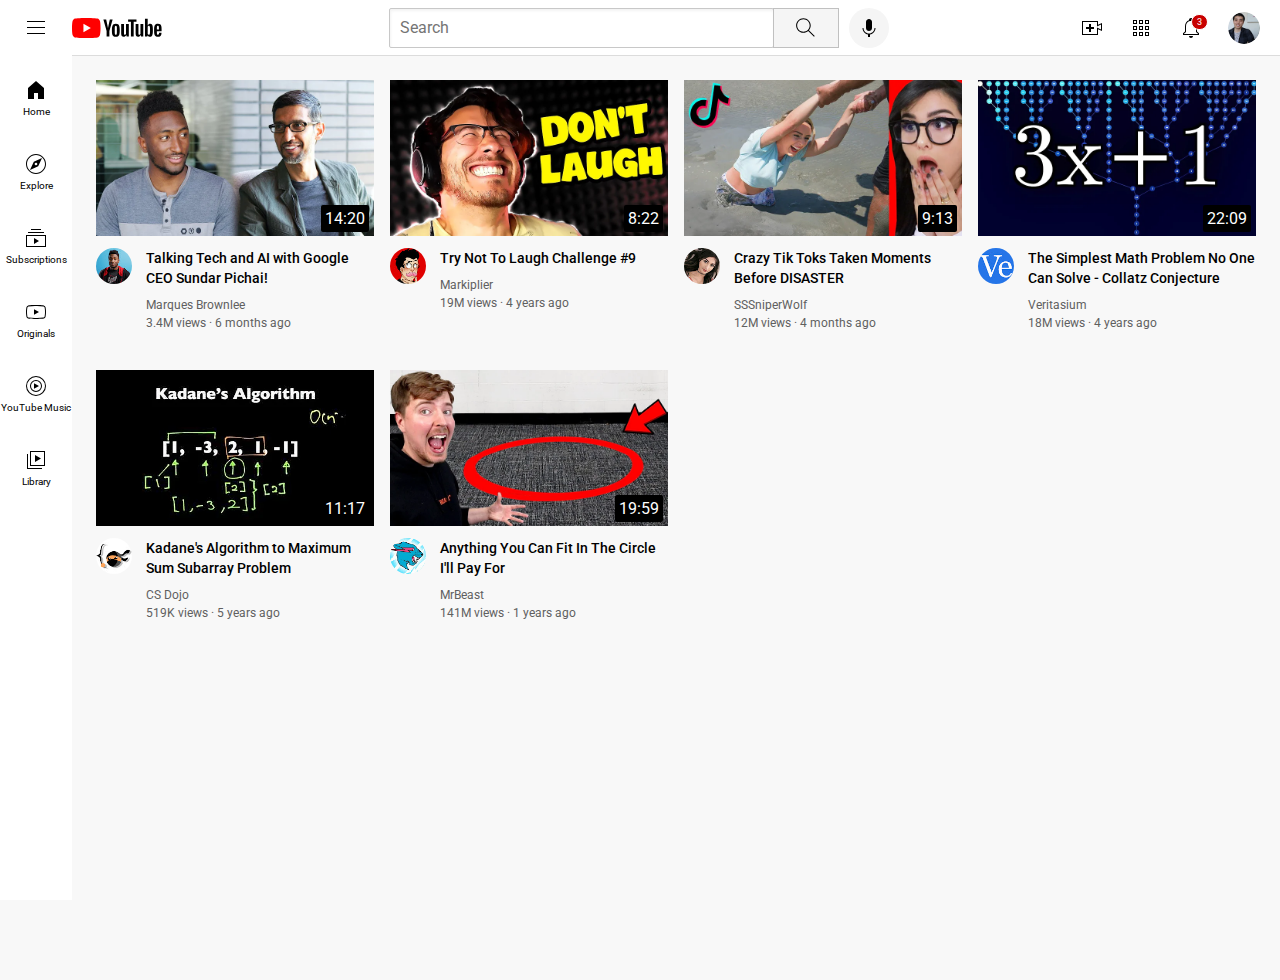
<file: index.html>
<!DOCTYPE html>
<html>
  <head>
    <title>YouTube Clone</title>

    <link rel="stylesheet" href="./styles/general.css">
    <link rel="stylesheet" href="./styles/header.css">
    <link rel="stylesheet" href="./styles/sidebar.css">
    <link rel="stylesheet" href="./styles/video.css">

    <link rel="preconnect" href="https://fonts.googleapis.com">
    <link rel="preconnect" href="https://fonts.gstatic.com" crossorigin>
    <link href="https://fonts.googleapis.com/css2?family=Roboto:wght@400;500;700&display=swap" rel="stylesheet">
  </head>
  <body>
    <header class="header">
      <div class="left-section">
        <img class="hamburger-menu" src="icons/hamburger-menu.svg">
        <img class="youtube-logo" src="icons/youtube-logo.svg">
      </div>
      <div class="middle-section">
        <input class="search-bar" type="text" placeholder="Search">
        <button class="search-button">
          <img class="search-icon" src="icons/search.svg">
          <div class="tooltip">Search</div>
        </button>
        <button class="voice-search-button">
          <img class="voice-search-icon" src="icons/voice-search-icon.svg">
          <div class="tooltip">Search with your voice</div>
        </button>
      </div>
      <div class="right-section">
        <div class="upload-icon-container">
          <img class="upload-icon" src="icons/upload.svg">
          <div class="tooltip">Create</div>
        </div>
        <div class="youtube-apps-icon-container">
          <img class="youtube-apps-icon" src="icons/youtube-apps.svg">
          <div class="tooltip">YouTube apps</div>
        </div>  
        <div class="notifications-icon-container">
          <img class="notifications-icon" src="icons/notifications.svg">
          <div class="tooltip">Notifications</div>
          <div class="notifications-count">3</div>
        </div>  
        <img class="current-user-picture" src="channel-pictures/my-channel.jpeg">
      </div>     
    </header>

    <nav class="sidebar">
      <div class="sidebar-link">
        <img src="icons/home.svg">
        <div>Home</div>
      </div>
      <div class="sidebar-link">
        <img src="icons/explore.svg">
        <div>Explore</div>
      </div>
      <div class="sidebar-link">
        <img src="icons/subscriptions.svg">
        <div>Subscriptions</div>
      </div>
      <div class="sidebar-link">
        <img src="icons/originals.svg">
        <div>Originals</div>
      </div>
      <div class="sidebar-link">
        <img src="icons/youtube-music.svg">
        <div>YouTube Music</div>
      </div>
      <div class="sidebar-link">
        <img src="icons/library.svg">
        <div>Library</div>
      </div>
    </nav>

    <main>
      <section class="video-grid">
        <div class="video-preview">
          <div class="thumbnail-row">        
            <a href="https://www.youtube.com/watch?v=n2RNcPRtAiY" target="_blank">
              <img class="thumbnail" src="thumbnails/thumbnail-1.webp">
            </a>
            <div class="video-time">14:20</div>
          </div>
          <div class="video-info-grid">
            <div class="channel-picture">
              <div class="profile-picture-container">
                <a href="https://www.youtube.com/c/mkbhd" target="_blank">
                  <img class="profile-picture" src="channel-pictures/channel-1.jpeg">
                </a>
                <div class="channel-tooltip">
                  <img class="channel-tooltip-picture" src="channel-pictures/channel-1.jpeg">
                  <div>
                    <div class="channel-tooltip-name">Marques Brownlee</div>
                    <div class="channel-tooltip-stats">15M subscribers</div>
                  </div>
                </div>
              </div>
            </div>
            <div class="video-info">
              <a class="video-title-link" href="https://www.youtube.com/watch?v=n2RNcPRtAiY" target="_blank">
                <p class="video-title">
                  Talking Tech and AI with Google CEO Sundar Pichai!
                </p>
              </a>            
        
              <p class="video-author">
                Marques Brownlee
              </p>
        
              <p class="video-stats">
                3.4M views &#183; 6 months ago
              </p>
            </div>     
          </div>
        </div>
    
        <div class="video-preview">
          <div class="thumbnail-row">
            <a href="https://www.youtube.com/watch?v=mP0RAo9SKZk" target="_blank">
              <img class="thumbnail" src="thumbnails/thumbnail-2.webp">
            </a>         
            <div class="video-time">8:22</div>
          </div>
          <div class="video-info-grid">
            <div class="channel-picture">
              <div class="profile-picture-container">
                <a href="https://www.youtube.com/c/markiplier" target="_blank">
                  <img class="profile-picture" src="channel-pictures/channel-2.jpeg">
                </a>
                <div class="channel-tooltip">
                  <img class="channel-tooltip-picture" src="channel-pictures/channel-2.jpeg">
                  <div>
                    <div class="channel-tooltip-name">Markiplier</div>
                    <div class="channel-tooltip-stats">33M subscribers</div>
                  </div>
                </div>
              </div>
            </div>
            <div class="video-info">
              <a class="video-title-link" href="https://www.youtube.com/watch?v=mP0RAo9SKZk" target="_blank">
                <p class="video-title">
                  Try Not To Laugh Challenge #9
                </p>
              </a>            
                       
              <p class="video-author">
                Markiplier
              </p>
                        
              <p class="video-stats">
                19M views &#183; 4 years ago
              </p>
            </div>
          </div>
        </div>
    
        <div class="video-preview">
          <div class="thumbnail-row">
            <a href="https://www.youtube.com/watch?v=FgjPQQeTh1w" target="_blank">
              <img class="thumbnail" src="thumbnails/thumbnail-3.webp">
            </a>       
            <div class="video-time">9:13</div>
          </div>
          <div class="video-info-grid">
            <div class="channel-picture">
              <div class="profile-picture-container">
                <a href="https://www.youtube.com/c/SSSniperWolf" target="_blank">
                  <img class="profile-picture" src="channel-pictures/channel-3.jpeg">
                </a>
                <div class="channel-tooltip">
                  <img class="channel-tooltip-picture" src="channel-pictures/channel-3.jpeg">
                  <div>
                    <div class="channel-tooltip-name">SSSniperWolf</div>
                    <div class="channel-tooltip-stats">32M subscribers</div>
                  </div>
                </div>
              </div>
            </div>
            <div class="video-info">
              <a class="video-title-link" href="https://www.youtube.com/watch?v=FgjPQQeTh1w" target="_blank">
                <p class="video-title">
                  Crazy Tik Toks Taken Moments Before DISASTER
                </p>
              </a>
        
              <p class="video-author">
                SSSniperWolf
              </p>
        
              <p class="video-stats">
                12M views &#183; 4 months ago
              </p>
            </div>     
          </div>
        </div>
    
        <div class="video-preview">
          <div class="thumbnail-row">
            <a href="https://www.youtube.com/watch?v=094y1Z2wpJg" target="_blank">
              <img class="thumbnail" src="thumbnails/thumbnail-4.webp">
            </a>         
            <div class="video-time">22:09</div>
          </div>
          <div class="video-info-grid">
            <div class="channel-picture">
              <div class="profile-picture-container">
                <a href="https://www.youtube.com/c/veritasium" target="_blank">
                  <img class="profile-picture" src="channel-pictures/channel-4.jpeg">
                </a>
                <div class="channel-tooltip">
                  <img class="channel-tooltip-picture" src="channel-pictures/channel-4.jpeg">
                  <div>
                    <div class="channel-tooltip-name">Veritasium</div>
                    <div class="channel-tooltip-stats">12M subscribers</div>
                  </div>
                </div>
              </div>
            </div>
            <div class="video-info">
              <a class="video-title-link" href="https://www.youtube.com/watch?v=094y1Z2wpJg" target="_blank">
                <p class="video-title">
                  The Simplest Math Problem No One Can Solve - Collatz Conjecture
                </p>
              </a>
                       
              <p class="video-author">
                Veritasium
              </p>
                        
              <p class="video-stats">
                18M views &#183; 4 years ago
              </p>
            </div>
          </div>
        </div>
    
        <div class="video-preview">
          <div class="thumbnail-row">
            <a href="https://www.youtube.com/watch?v=86CQq3pKSUw" target="_blank">
              <img class="thumbnail" src="thumbnails/thumbnail-5.webp">
            </a>         
            <div class="video-time">11:17</div>
          </div>
          <div class="video-info-grid">
            <div class="channel-picture">
              <div class="profile-picture-container">
                <a href="https://www.youtube.com/c/CSDojo" target="_blank">
                  <img class="profile-picture" src="channel-pictures/channel-5.jpeg">
                </a>
                <div class="channel-tooltip">
                  <img class="channel-tooltip-picture" src="channel-pictures/channel-5.jpeg">
                  <div>
                    <div class="channel-tooltip-name">CS Dojo</div>
                    <div class="channel-tooltip-stats">2M subscribers</div>
                  </div>
                </div>
              </div>
            </div>
            <div class="video-info">
              <a class="video-title-link" href="https://www.youtube.com/watch?v=86CQq3pKSUw" target="_blank">
                <p class="video-title">
                  Kadane's Algorithm to Maximum Sum Subarray Problem
                </p>
              </a>
        
              <p class="video-author">
                CS Dojo
              </p>
        
              <p class="video-stats">
                519K views &#183; 5 years ago
              </p>
            </div>     
          </div>
        </div>
    
        <div class="video-preview">
          <div class="thumbnail-row">
            <a href="https://www.youtube.com/watch?v=yXWw0_UfSFg" target="_blank">
              <img class="thumbnail" src="thumbnails/thumbnail-6.webp">
            </a>        
            <div class="video-time">19:59</div>
          </div>
          <div class="video-info-grid">
            <div class="channel-picture">
              <div class="profile-picture-container">
                <a href="https://www.youtube.com/c/MrBeast6000" target="_blank">
                  <img class="profile-picture" src="channel-pictures/channel-6.jpeg">
                </a>
                <div class="channel-tooltip">
                  <img class="channel-tooltip-picture" src="channel-pictures/channel-6.jpeg">
                  <div>
                    <div class="channel-tooltip-name">MrBeast</div>
                    <div class="channel-tooltip-stats">99M subscribers</div>
                  </div>
                </div>
              </div>
            </div>
            <div class="video-info">
              <a class="video-title-link" href="https://www.youtube.com/watch?v=yXWw0_UfSFg" target="_blank">
                <p class="video-title">
                  Anything You Can Fit In The Circle I&#39;ll Pay For
                </p>
              </a>
                       
              <p class="video-author">
                MrBeast
              </p>
                        
              <p class="video-stats">
                141M views &#183; 1 years ago
              </p>
            </div>
          </div>
        </div>
      </section> 
    </main>
  </body>
</html>
</file>
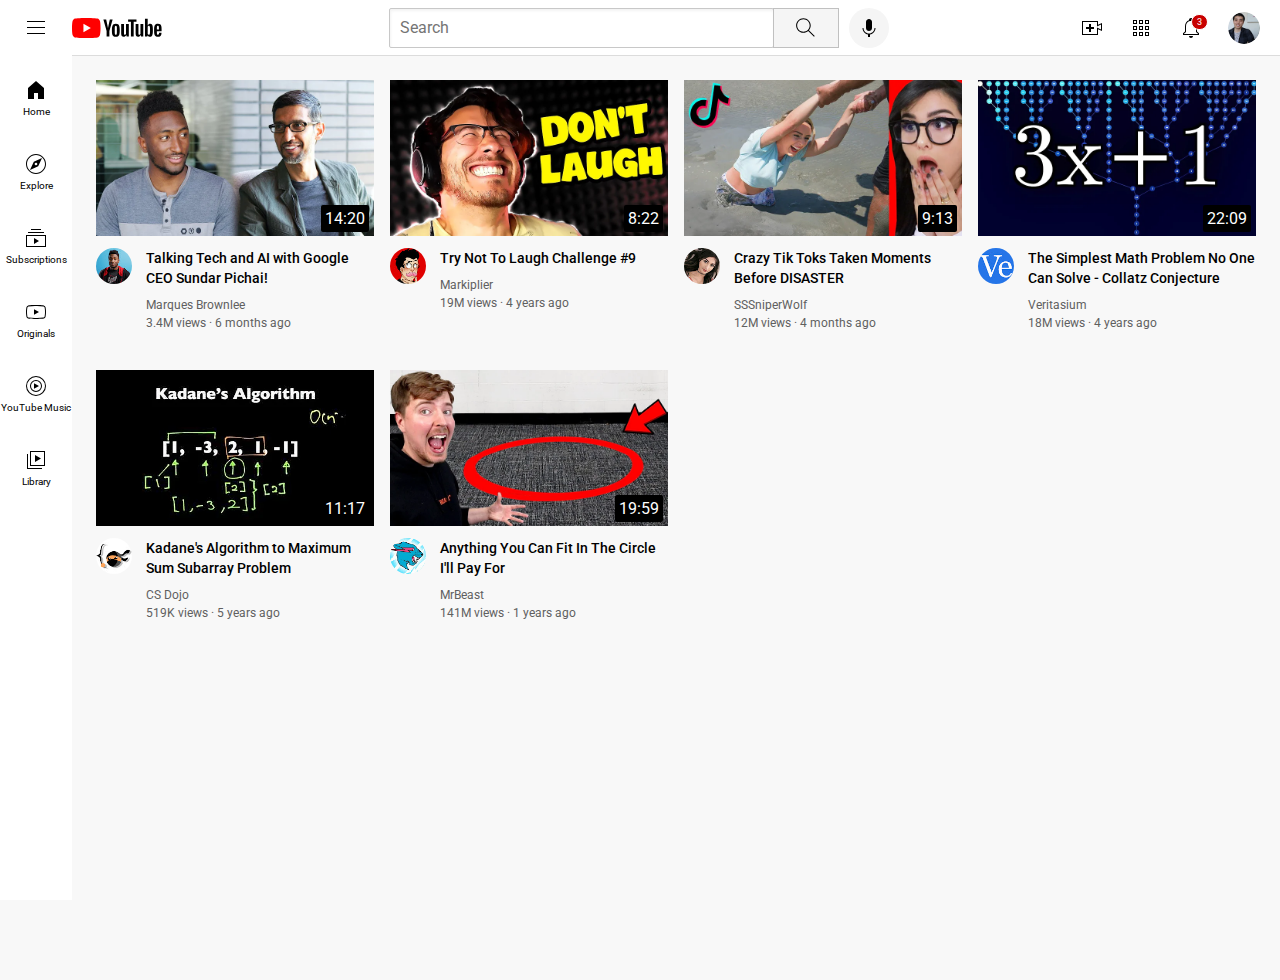
<file: youtube.html>
<!DOCTYPE html>
<html>
  <head>
    <title>Youtube.com Clone</title>

    <link rel="stylesheet" href="/styles/general.css">
    <link rel="stylesheet" href="/styles/header.css">
    <link rel="stylesheet" href="/styles/sidebar.css">
    <link rel="stylesheet" href="/styles/video.css">

    <link rel="preconnect" href="https://fonts.googleapis.com">
    <link rel="preconnect" href="https://fonts.gstatic.com" crossorigin>
    <link href="https://fonts.googleapis.com/css2?family=Roboto:wght@400;500;700&display=swap" rel="stylesheet">
  </head>
  <body>
    <header class="header">
      <div class="left-section">
        <img class="hamburger-menu" src="/icons/hamburger-menu.svg">
        <img class="youtube-logo" src="/icons/youtube-logo.svg">
      </div>
      <div class="middle-section">
        <input class="search-bar" type="text" placeholder="Search">
        <button class="search-button">
          <img class="search-icon" src="/icons/search.svg">
          <div class="tooltip">Search</div>
        </button>
        <button class="voice-search-button">
          <img class="voice-search-icon" src="/icons/voice-search-icon.svg">
          <div class="tooltip">Search with your voice</div>
        </button>
      </div>
      <div class="right-section">
        <div class="upload-icon-container">
          <img class="upload-icon" src="/icons/upload.svg">
          <div class="tooltip">Create</div>
        </div>
        <div class="youtube-apps-icon-container">
          <img class="youtube-apps-icon" src="/icons/youtube-apps.svg">
          <div class="tooltip">YouTube apps</div>
        </div>  
        <div class="notifications-icon-container">
          <img class="notifications-icon" src="/icons/notifications.svg">
          <div class="tooltip">Notifications</div>
          <div class="notifications-count">3</div>
        </div>  
        <img class="current-user-picture" src="/channel-pictures/my-channel.jpeg">
      </div>     
    </header>

    <nav class="sidebar">
      <div class="sidebar-link">
        <img src="/icons/home.svg">
        <div>Home</div>
      </div>
      <div class="sidebar-link">
        <img src="/icons/explore.svg">
        <div>Explore</div>
      </div>
      <div class="sidebar-link">
        <img src="/icons/subscriptions.svg">
        <div>Subscriptions</div>
      </div>
      <div class="sidebar-link">
        <img src="/icons/originals.svg">
        <div>Originals</div>
      </div>
      <div class="sidebar-link">
        <img src="/icons/youtube-music.svg">
        <div>YouTube Music</div>
      </div>
      <div class="sidebar-link">
        <img src="/icons/library.svg">
        <div>Library</div>
      </div>
    </nav>

    <main>
      <section class="video-grid">
        <div class="video-preview">
          <div class="thumbnail-row">        
            <a href="https://www.youtube.com/watch?v=n2RNcPRtAiY" target="_blank">
              <img class="thumbnail" src="/thumbnails/thumbnail-1.webp">
            </a>
            <div class="video-time">14:20</div>
          </div>
          <div class="video-info-grid">
            <div class="channel-picture">
              <div class="profile-picture-container">
                <a href="https://www.youtube.com/c/mkbhd" target="_blank">
                  <img class="profile-picture" src="/channel-pictures/channel-1.jpeg">
                </a>
                <div class="channel-tooltip">
                  <img class="channel-tooltip-picture" src="/channel-pictures/channel-1.jpeg">
                  <div>
                    <div class="channel-tooltip-name">Marques Brownlee</div>
                    <div class="channel-tooltip-stats">15M subscribers</div>
                  </div>
                </div>
              </div>
            </div>
            <div class="video-info">
              <a class="video-title-link" href="https://www.youtube.com/watch?v=n2RNcPRtAiY" target="_blank">
                <p class="video-title">
                  Talking Tech and AI with Google CEO Sundar Pichai!
                </p>
              </a>            
        
              <p class="video-author">
                Marques Brownlee
              </p>
        
              <p class="video-stats">
                3.4M views &#183; 6 months ago
              </p>
            </div>     
          </div>
        </div>
    
        <div class="video-preview">
          <div class="thumbnail-row">
            <a href="https://www.youtube.com/watch?v=mP0RAo9SKZk" target="_blank">
              <img class="thumbnail" src="/thumbnails/thumbnail-2.webp">
            </a>         
            <div class="video-time">8:22</div>
          </div>
          <div class="video-info-grid">
            <div class="channel-picture">
              <div class="profile-picture-container">
                <a href="https://www.youtube.com/c/markiplier" target="_blank">
                  <img class="profile-picture" src="/channel-pictures/channel-2.jpeg">
                </a>
                <div class="channel-tooltip">
                  <img class="channel-tooltip-picture" src="/channel-pictures/channel-2.jpeg">
                  <div>
                    <div class="channel-tooltip-name">Markiplier</div>
                    <div class="channel-tooltip-stats">33M subscribers</div>
                  </div>
                </div>
              </div>
            </div>
            <div class="video-info">
              <a class="video-title-link" href="https://www.youtube.com/watch?v=mP0RAo9SKZk" target="_blank">
                <p class="video-title">
                  Try Not To Laugh Challenge #9
                </p>
              </a>            
                       
              <p class="video-author">
                Markiplier
              </p>
                        
              <p class="video-stats">
                19M views &#183; 4 years ago
              </p>
            </div>
          </div>
        </div>
    
        <div class="video-preview">
          <div class="thumbnail-row">
            <a href="https://www.youtube.com/watch?v=FgjPQQeTh1w" target="_blank">
              <img class="thumbnail" src="/thumbnails/thumbnail-3.webp">
            </a>       
            <div class="video-time">9:13</div>
          </div>
          <div class="video-info-grid">
            <div class="channel-picture">
              <div class="profile-picture-container">
                <a href="https://www.youtube.com/c/SSSniperWolf" target="_blank">
                  <img class="profile-picture" src="/channel-pictures/channel-3.jpeg">
                </a>
                <div class="channel-tooltip">
                  <img class="channel-tooltip-picture" src="/channel-pictures/channel-3.jpeg">
                  <div>
                    <div class="channel-tooltip-name">SSSniperWolf</div>
                    <div class="channel-tooltip-stats">32M subscribers</div>
                  </div>
                </div>
              </div>
            </div>
            <div class="video-info">
              <a class="video-title-link" href="https://www.youtube.com/watch?v=FgjPQQeTh1w" target="_blank">
                <p class="video-title">
                  Crazy Tik Toks Taken Moments Before DISASTER
                </p>
              </a>
        
              <p class="video-author">
                SSSniperWolf
              </p>
        
              <p class="video-stats">
                12M views &#183; 4 months ago
              </p>
            </div>     
          </div>
        </div>
    
        <div class="video-preview">
          <div class="thumbnail-row">
            <a href="https://www.youtube.com/watch?v=094y1Z2wpJg" target="_blank">
              <img class="thumbnail" src="/thumbnails/thumbnail-4.webp">
            </a>         
            <div class="video-time">22:09</div>
          </div>
          <div class="video-info-grid">
            <div class="channel-picture">
              <div class="profile-picture-container">
                <a href="https://www.youtube.com/c/veritasium" target="_blank">
                  <img class="profile-picture" src="/channel-pictures/channel-4.jpeg">
                </a>
                <div class="channel-tooltip">
                  <img class="channel-tooltip-picture" src="/channel-pictures/channel-4.jpeg">
                  <div>
                    <div class="channel-tooltip-name">Veritasium</div>
                    <div class="channel-tooltip-stats">12M subscribers</div>
                  </div>
                </div>
              </div>
            </div>
            <div class="video-info">
              <a class="video-title-link" href="https://www.youtube.com/watch?v=094y1Z2wpJg" target="_blank">
                <p class="video-title">
                  The Simplest Math Problem No One Can Solve - Collatz Conjecture
                </p>
              </a>
                       
              <p class="video-author">
                Veritasium
              </p>
                        
              <p class="video-stats">
                18M views &#183; 4 years ago
              </p>
            </div>
          </div>
        </div>
    
        <div class="video-preview">
          <div class="thumbnail-row">
            <a href="https://www.youtube.com/watch?v=86CQq3pKSUw" target="_blank">
              <img class="thumbnail" src="/thumbnails/thumbnail-5.webp">
            </a>         
            <div class="video-time">11:17</div>
          </div>
          <div class="video-info-grid">
            <div class="channel-picture">
              <div class="profile-picture-container">
                <a href="https://www.youtube.com/c/CSDojo" target="_blank">
                  <img class="profile-picture" src="/channel-pictures/channel-5.jpeg">
                </a>
                <div class="channel-tooltip">
                  <img class="channel-tooltip-picture" src="/channel-pictures/channel-5.jpeg">
                  <div>
                    <div class="channel-tooltip-name">CS Dojo</div>
                    <div class="channel-tooltip-stats">2M subscribers</div>
                  </div>
                </div>
              </div>
            </div>
            <div class="video-info">
              <a class="video-title-link" href="https://www.youtube.com/watch?v=86CQq3pKSUw" target="_blank">
                <p class="video-title">
                  Kadane's Algorithm to Maximum Sum Subarray Problem
                </p>
              </a>
        
              <p class="video-author">
                CS Dojo
              </p>
        
              <p class="video-stats">
                519K views &#183; 5 years ago
              </p>
            </div>     
          </div>
        </div>
    
        <div class="video-preview">
          <div class="thumbnail-row">
            <a href="https://www.youtube.com/watch?v=yXWw0_UfSFg" target="_blank">
              <img class="thumbnail" src="/thumbnails/thumbnail-6.webp">
            </a>        
            <div class="video-time">19:59</div>
          </div>
          <div class="video-info-grid">
            <div class="channel-picture">
              <div class="profile-picture-container">
                <a href="https://www.youtube.com/c/MrBeast6000" target="_blank">
                  <img class="profile-picture" src="/channel-pictures/channel-6.jpeg">
                </a>
                <div class="channel-tooltip">
                  <img class="channel-tooltip-picture" src="/channel-pictures/channel-6.jpeg">
                  <div>
                    <div class="channel-tooltip-name">MrBeast</div>
                    <div class="channel-tooltip-stats">99M subscribers</div>
                  </div>
                </div>
              </div>
            </div>
            <div class="video-info">
              <a class="video-title-link" href="https://www.youtube.com/watch?v=yXWw0_UfSFg" target="_blank">
                <p class="video-title">
                  Anything You Can Fit In The Circle I&#39;ll Pay For
                </p>
              </a>
                       
              <p class="video-author">
                MrBeast
              </p>
                        
              <p class="video-stats">
                141M views &#183; 1 years ago
              </p>
            </div>
          </div>
        </div>
      </section> 
    </main>
  </body>
</html>
</file>
<file: styles/general.css>
body {
  font-family: Roboto, Arial;
  margin: 0;
  padding-top: 80px;
  padding-left: 96px;
  padding-right: 24px;
  background-color: rgb(248, 248, 248);
  height: 900px;
}

p {
  margin-top: 0;
  margin-bottom: 0;
}
</file>
<file: styles/header.css>
.header {
  height: 55px;

  display: flex;
  flex-direction: row;
  justify-content: space-between;

  position: fixed;
  top: 0;
  left: 0;
  right: 0;

  background-color: white;
  border-bottom-width: 1px;
  border-bottom-style: solid;
  border-bottom-color: rgb(220, 220, 220);

  z-index: 100;
}

.left-section {
  display: flex;
  align-items: center;
}

.hamburger-menu {
  height: 24px;
  margin-left: 24px;
  margin-right: 24px;
  cursor: pointer;
}

.youtube-logo {
  height: 20px;
  cursor: pointer;
}

.middle-section {
  flex: 1;
  margin-left: 70px;
  margin-right: 35px;
  max-width: 500px;
  display: flex;
  align-items: center;
}

.search-bar {
  flex: 1;
  height: 36px;
  padding-left: 10px;
  font-size: 16px;
  border: 1px solid rgb(200, 200, 200);
  border-radius: 2px;
  box-shadow: inset 1px 2px 3px rgba(0, 0, 0, 0.05);
  width: 0;
}

.search-bar::placeholder {
  font-family: Roboto, Arial;
  font-size: 16px;
}

.search-button {
  height: 40px;
  width: 66px;
  background-color: rgb(245, 245, 245);
  border-width: 1px;
  border-style: solid;
  border-color: rgb(192, 192, 192);
  margin-left: -1px;
  margin-right: 10px;
  cursor: pointer;
}

.search-button,
.voice-search-button,
.upload-icon-container,
.youtube-apps-icon-container,
.notifications-icon-container
 {
  display: flex;
  justify-content: center;
  align-items: center;
  position: relative;
}

.search-button .tooltip,
.voice-search-button .tooltip
 {
  position: absolute;
  background-color: rgba(100, 100, 100, 0.9);
  color: white;
  padding-top: 10px;
  padding-bottom: 10px;
  padding-left: 6px;
  padding-right: 6px;
  border-radius: 2px;
  font-size: 12px;
  bottom: -48px;
  opacity: 0;
  transition: opacity 0.15s;
  pointer-events: none;
  white-space: nowrap;
}

.search-button:hover .tooltip,
.voice-search-button:hover .tooltip,
.upload-icon-container:hover .tooltip,
.youtube-apps-icon-container:hover .tooltip,
.notifications-icon-container:hover .tooltip
 {
  opacity: 1;
}

.search-icon {
  height: 25px;
}

.voice-search-button{
  height: 40px;
  width: 40px;
  border-radius: 20px;
  border: none;
  background-color: rgb(245, 245, 245);
  position: relative;
  cursor: pointer;
}

.voice-search-icon {
  height: 24px;
}

.right-section {
  width: 180px;
  margin-right: 20px;
  display: flex;
  align-items: center;
  justify-content: space-between;
  flex-shrink: 0;
}

.upload-icon-container .tooltip,
.youtube-apps-icon-container .tooltip,
.notifications-icon-container .tooltip
 {
  position: absolute;
  background-color: rgba(100, 100, 100, 0.9);
  color: white;
  padding-top: 10px;
  padding-bottom: 10px;
  padding-left: 6px;
  padding-right: 6px;
  border-radius: 2px;
  font-size: 12px;
  bottom: -55px;
  opacity: 0;
  transition: opacity 0.15s;
  pointer-events: none;
  white-space: nowrap;
}


.upload-icon {
  height: 24px;
  cursor: pointer;
}

.youtube-apps-icon {
  height: 24px;
  cursor: pointer;
}

.notifications-icon {
  height: 24px;
  cursor: pointer;
}

.notifications-count {
  position: absolute;
  top: -2px;
  right: -5px;
  background-color: rgb(200, 0, 0);
  color: white;
  font-size: 9px;
  padding-top: 2px;
  padding-bottom: 2px;
  padding-left: 5px;
  padding-right: 5px;
  border-radius: 12px;
  border-width: 1px;
  border-style: solid;
  border-color: white;
}

.current-user-picture {
  height: 32px;
  border-radius: 16px;
  cursor: pointer;
}
</file>
<file: styles/sidebar.css>
.sidebar {
  position: fixed;
  left: 0;
  bottom: 0;
  top: 55px;
  background-color: white;
  width: 72px;
  z-index: 200;
  padding-top: 5px;
}

.sidebar-link {
  height: 74px;
  display: flex;
  justify-content: center;
  align-items: center;
  flex-direction: column;
}

.sidebar-link:hover {
  background-color: rgb(240, 240, 240);
  cursor: pointer;
}

.sidebar-link img {
  height: 24px;
  margin-bottom: 4px;
}

.sidebar-link div {
  font-family: Roboto, Arial;
  font-size: 10px;
}
</file>
<file: styles/video.css>
.video-title {
  margin-top: 0;
  font-size: 14px;
  font-weight: 500;
  line-height: 20px;
  margin-bottom: 10px;
}

.video-info-grid {
  display: grid;
  grid-template-columns: 50px 1fr;
}

.video-grid {
  display: grid;
  grid-template-columns: 1fr 1fr 1fr;
  column-gap: 16px;
  row-gap: 40px;
}

@media (max-width: 750px) {
  .video-grid {
    grid-template-columns: 1fr 1fr;
  }
}

@media (min-width: 751px) and (max-width: 999px) {
  .video-grid {
    grid-template-columns: 1fr 1fr 1fr;
  }
}

@media (min-width: 1000px) {
  .video-grid {
    grid-template-columns: 1fr 1fr 1fr 1fr;
  }
}

.profile-picture {
  width: 36px;
  border-radius: 18px;
}

.profile-picture-container {
  display: inline-block;
  position: relative;
}

.channel-tooltip {
  background-color: white;
  width: 200px;
  padding: 12px 12px;
  box-shadow: 2px 3px 10px rgba(0, 0, 0, 0.3);
  border-radius: 6px;
  position: absolute;
  top: 50px;
  z-index: 300;
  opacity: 0;
  pointer-events: none;
  display: flex;
  align-items: center;
  transition: opacity 0.15s;
}

.profile-picture-container:hover .channel-tooltip {
  opacity: 1;
}

.channel-tooltip-picture {
  width: 50px;
  height: 50px;
  border-radius: 50px;
  margin-right: 8px;
}

.channel-tooltip-name {
  font-weight: bold;
  font-size: 16px;
  margin-bottom: 4px;
}

.channel-tooltip-stats {
  color: rgb(96, 96, 96);
  font-size: 14px;
}

.thumbnail-row {
  margin-bottom: 8px;
  position: relative;
}

.thumbnail {
  width: 100%;  
}

.video-time {
  font-size: 500;
  padding: 4px;
  border-radius: 2px;
  position: absolute;
  background-color: black;
  color: white;
  bottom: 8px;
  right: 5px;
}

.video-title-link {
  text-decoration: none;
  color: black;
}

.video-author,
.video-stats {
  font-size: 12px;
  color: rgb(96, 96, 96);
}

.video-author {
  margin-bottom: 4px;
}
</file>
